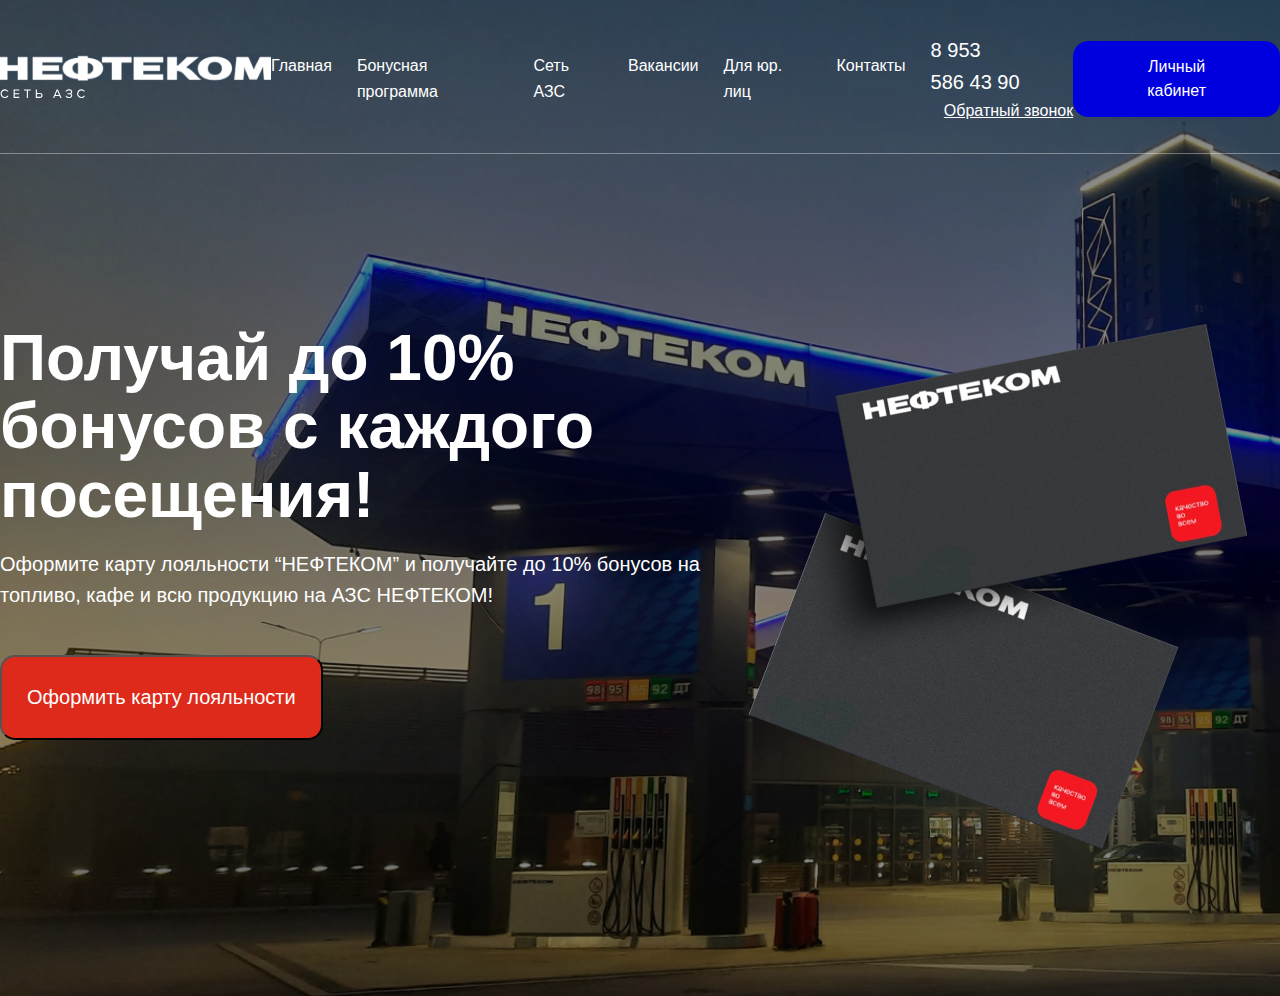
<file: index.html>
<!DOCTYPE html>
<html lang="en">
<head>
    <meta charset="UTF-8">
    <meta name="viewport" content="width=device-width, initial-scale=1.0">
    <title>Document</title>
    <link rel="stylesheet" href="style.css">
</head>
<body>
    <div class="wrapper">
        <header class="header">
            <div class="container">
                <div class="header__inner">
                    <div class="header__logo logo">
                        <a href="#" class="logo__img">
                            <img src="img/logo (2).svg" alt="">
                        </a>
                        <a href="" class="logo__name">
                            <img src="img/Сеть АЗС.svg" alt="" >
                        </a>
                    </div>
                    <nav class="header__menu menu">
                        <ul class="menu__list">
                            <li class="menu__list-item">
                                <a class="menu__list-link" href="#">Главная</a>
                            </li>
                            <li class="menu__list-item">
                                <a class="menu__list-link" href="#">Бонусная программа</a>
                            </li>
                            <li class="menu__list-item">
                                <a class="menu__list-link" href="#">Сеть АЗС</a>
                            </li>
                            <li class="menu__list-item">
                                <a class="menu__list-link" href="#">Вакансии</a>
                            </li>
                            <li class="menu__list-item">
                                <a class="menu__list-link" href="#">Для юр. лиц</a>
                            </li>
                            <li class="menu__list-item">
                                <a class="menu__list-link" href="#">Контакты</a>
                            </li>
                        </ul>
                    </nav>
                    <div class="header__contact contact">
                        <a href="#" class="contact__phone">8 953 586 43 90</a>
                        <a href="" class="contact__link">Обратный звонок</a>
                    </div>
                    <button class="header__btn">Личный кабинет</button>
                </div>
            </div>         
        </header>
        <section class="greeting greeting--padding">
            <div class="container">
                <div class="wrap">
                    <div class="greeting__left-part left-part">
                        <h1 class="left-part__title">Получай до 10% бонусов 
                            с каждого посещения!
                        </h1>
                        <p class="left-part__subtitle">Оформите карту лояльности “НЕФТЕКОМ” и получайте до 10% бонусов
                            на топливо, кафе и всю продукцию на АЗС НЕФТЕКОМ!
                        </p>
                            <a href="index2.html">
                                <button class="left-part__btn">Оформить карту лояльности</button>
                            </a>
                    </div>
                    <div class="greeting__right-part">
                        <img src="img/rigtimg.png" alt="#">
                    </div>
                </div>
            </div>
        </section>
    </div>
        
</body>
</html>
</file>
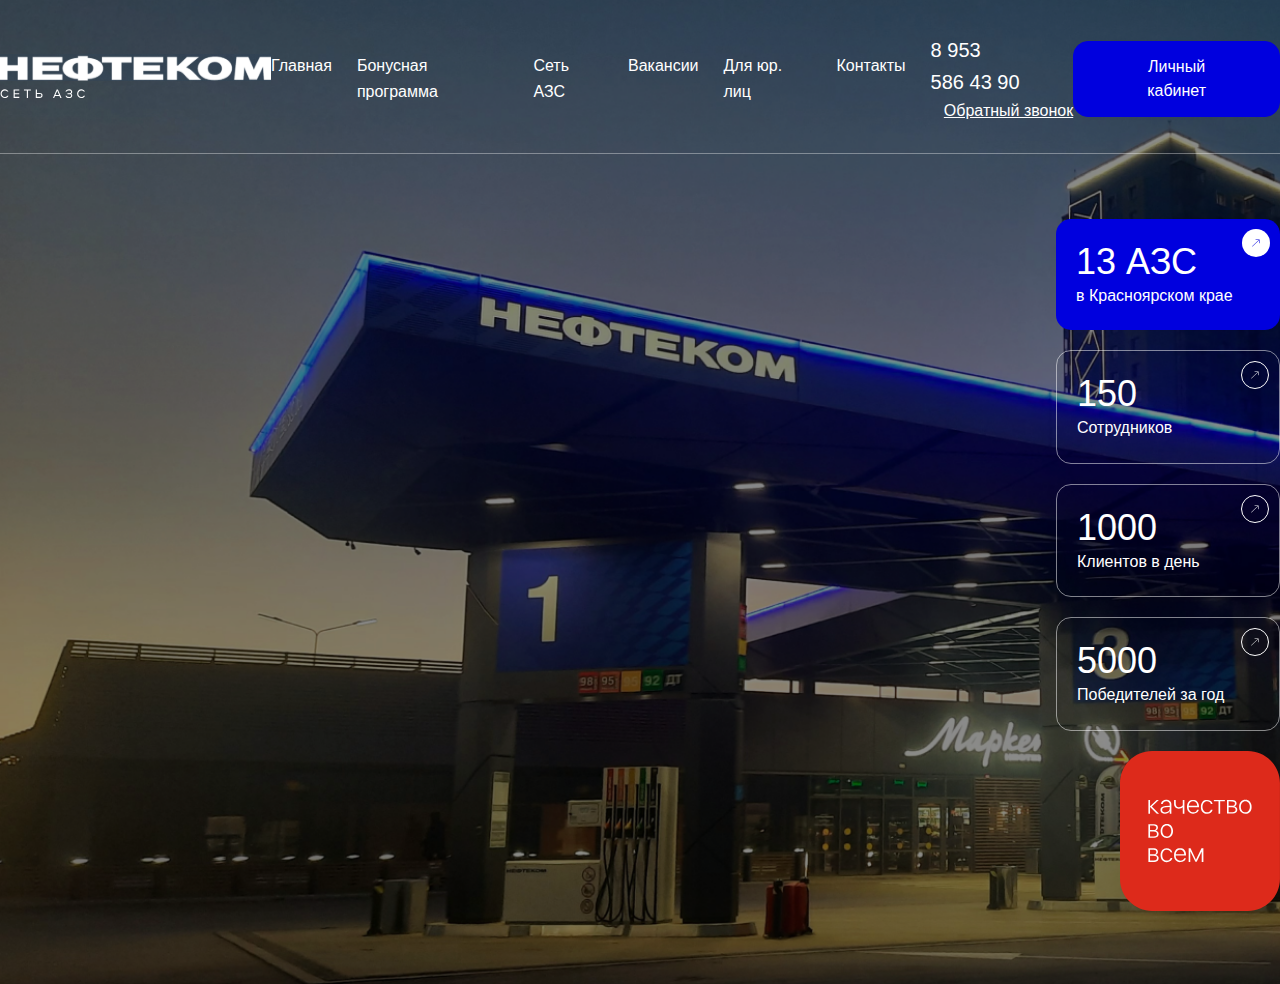
<file: index2.html>
<!DOCTYPE html>
<html lang="en">
<head>
    <meta charset="UTF-8">
    <meta name="viewport" content="width=device-width, initial-scale=1.0">
    <title>Document</title>
    <link rel="stylesheet" href="style.css">
</head>
<body>
    <div class="wrapper">
        <header class="header">
            <div class="container">
                <div class="header__inner">
                    <div class="header__logo logo">
                        <a href="#" class="logo__img">
                            <img src="img/logo (2).svg" alt="">
                        </a>
                        <a href="" class="logo__name">
                            <img src="img/Сеть АЗС.svg" alt="" >
                        </a>
                    </div>
                    <nav class="header__menu menu">
                        <ul class="menu__list">
                            <li class="menu__list-item">
                                <a class="menu__list-link" href="#">Главная</a>
                            </li>
                            <li class="menu__list-item">
                                <a class="menu__list-link" href="#">Бонусная программа</a>
                            </li>
                            <li class="menu__list-item">
                                <a class="menu__list-link" href="#">Сеть АЗС</a>
                            </li>
                            <li class="menu__list-item">
                                <a class="menu__list-link" href="#">Вакансии</a>
                            </li>
                            <li class="menu__list-item">
                                <a class="menu__list-link" href="#">Для юр. лиц</a>
                            </li>
                            <li class="menu__list-item">
                                <a class="menu__list-link" href="#">Контакты</a>
                            </li>
                        </ul>
                    </nav>
                    <div class="header__contact contact">
                        <a href="#" class="contact__phone">8 953 586 43 90</a>
                        <a href="" class="contact__link">Обратный звонок</a>
                    </div>
                    <button class="header__btn">Личный кабинет</button>
                </div>
            </div>         
        </header>
        <section class="greeting ">
            <div class="container">
                <div class="wrap">
                    <div class="greeting__block block">
                        <div class="block__stats--link">
                            <p class="block__top">13 АЗС</p>
                            <p class="block__bottom">в Красноярском крае</p>
                            <div class="block__arrow--link"><img src="img/arrow hover.svg" alt=""></div>
                        </div>
                        <div class="block__stats">
                            <p class="block__top">150</p>
                            <p class="block__bottom">Сотрудников</p>
                            <div class="block__arrow"><img src="img/arrow.svg" alt=""></div>
                        </div>
                        <div class="block__stats">
                            <p class="block__top">1000</p>
                            <p class="block__bottom">Клиентов в день</p>
                            <div class="block__arrow"><img src="img/arrow.svg" alt=""></div>
                        </div>
                        <div class="block__stats">
                            <p class="block__top">5000</p>
                            <p class="block__bottom">Победителей за год</p>
                            <div class="block__arrow"><img src="img/arrow.svg" alt=""></div>
                        </div> 
                        <div class="block__btn"><img src="img/block__btn.svg" alt=""></div>
                    </div>
                    
                </div>
            </div>
        </section>
        
    </div>
        
</body>
</html>
</file>
<file: style.css>
* {
  padding: 0;
  margin: 0;
  box-sizing: border-box;
}

ul {
  list-style: none;
}

a {
  text-decoration: none;
  color: inherit;
}

.wrapper {
  background: url(img/bg.png) no-repeat;
  background-size: cover;
}

.header {
  border-bottom: 1px solid rgba(255, 255, 255, 0.36);
}
.header__inner {
  display: flex;
  justify-content: space-between;
  padding-top: 2.125rem;
  padding-bottom: 1.8125rem;
  align-items: center;
}
.header__menu ul {
  color: var(--grayscale-white, #FFF);
  font-family: sans-serif;
  font-size: 1rem;
  font-style: normal;
  font-weight: 400;
  line-height: 160%; /* 25.6px */
  display: flex;
  justify-content: space-between;
}
.header .menu__list-item {
  padding-right: 1.5625rem;
}
.header .contact {
  display: flex;
  flex-direction: column;
}
.header .contact__phone {
  color: var(--grayscale-white, #FFF);
  font-family: sans-serif;
  font-size: 20px;
  font-style: normal;
  font-weight: 400;
  line-height: 160%; /* 32px */
}
.header .contact__link {
  color: var(--grayscale-white, #FFF);
  font-family: sans-serif;
  font-size: 16px;
  font-style: normal;
  font-weight: 400;
  line-height: 160%; /* 25.6px */
  text-decoration-line: underline;
  text-align: right;
}
.header__btn {
  border-radius: 15px;
  border: 1px solid #0000DE;
  background: #0000DE;
  color: #FFF;
  font-family: sans-serif;
  font-size: 16px;
  font-style: normal;
  font-weight: 400;
  line-height: 153.4%; /* 24.544px */
  padding: 0.8125rem 2.6875rem 0.75rem 2.6875rem;
}
.header__logo {
  display: flex;
  flex-direction: column;
}

.container {
  max-width: 88.75rem;
  margin: auto;
}

.greeting__left-part {
  margin-right: 1.1875rem;
}
.greeting--padding {
  padding-top: 10.625rem;
  padding-bottom: 8.9375rem;
  margin-right: 2.0625rem;
}
.greeting .wrap {
  display: flex;
}
.greeting .left-part__title {
  color: #FFF;
  font-family: sans-serif;
  font-size: 64px;
  font-style: normal;
  font-weight: 700;
  line-height: 107.7%; /* 68.928px */
  margin-bottom: 1.25rem;
}
.greeting .left-part__subtitle {
  color: #FFF;
  font-family: sans-serif;
  font-size: 20px;
  font-style: normal;
  font-weight: 400;
  line-height: 153.4%; /* 30.68px */
  margin-bottom: 2.8125rem;
  max-width: 51.375rem;
}
.greeting .left-part__btn {
  border-radius: 0.9375rem;
  background: #DD2A1B;
  color: #FFF;
  text-align: center;
  font-family: sans-serif;
  font-size: 20px;
  font-style: normal;
  font-weight: 400;
  line-height: 153.4%; /* 30.68px */
  padding: 1.5625rem;
}
.greeting .block {
  display: flex;
  flex-direction: column;
  align-items: flex-end;
  flex-basis: 100%;
  margin-bottom: 4.5625rem;
}
.greeting .block__stats--link {
  border-radius: 0.9375rem;
  background: #0000DE;
  margin-top: 4.0625rem;
  margin-bottom: 1.25rem;
  position: relative;
  min-width: 14rem;
}
.greeting .block__arrow--link {
  position: absolute;
  top: 0.625rem;
  right: 0.625rem;
}
.greeting .block__stats {
  border-radius: 0.9375rem;
  border: 1px solid rgba(255, 255, 255, 0.5);
  position: relative;
  margin-bottom: 1.25rem;
  min-width: 14rem;
}
.greeting .block__top {
  color: var(--grayscale-white, #FFF);
  font-family: sans-serif;
  font-size: 36px;
  font-style: normal;
  font-weight: 400;
  line-height: normal;
  padding-top: 1.375rem;
  padding-left: 1.25rem;
}
.greeting .block__bottom {
  color: var(--grayscale-white, #FFF);
  font-family: sans-serif;
  font-size: 16px;
  font-style: normal;
  font-weight: 400;
  line-height: 160%; /* 25.6px */
  padding-left: 1.25rem;
  padding-bottom: 1.375rem;
  padding-right: 1.375rem;
}
.greeting .block__arrow {
  position: absolute;
  top: 0.625rem;
  right: 0.625rem;
}
.greeting .block__btn {
  display: flex;
  align-items: end;
}/*# sourceMappingURL=style.css.map */
</file>
